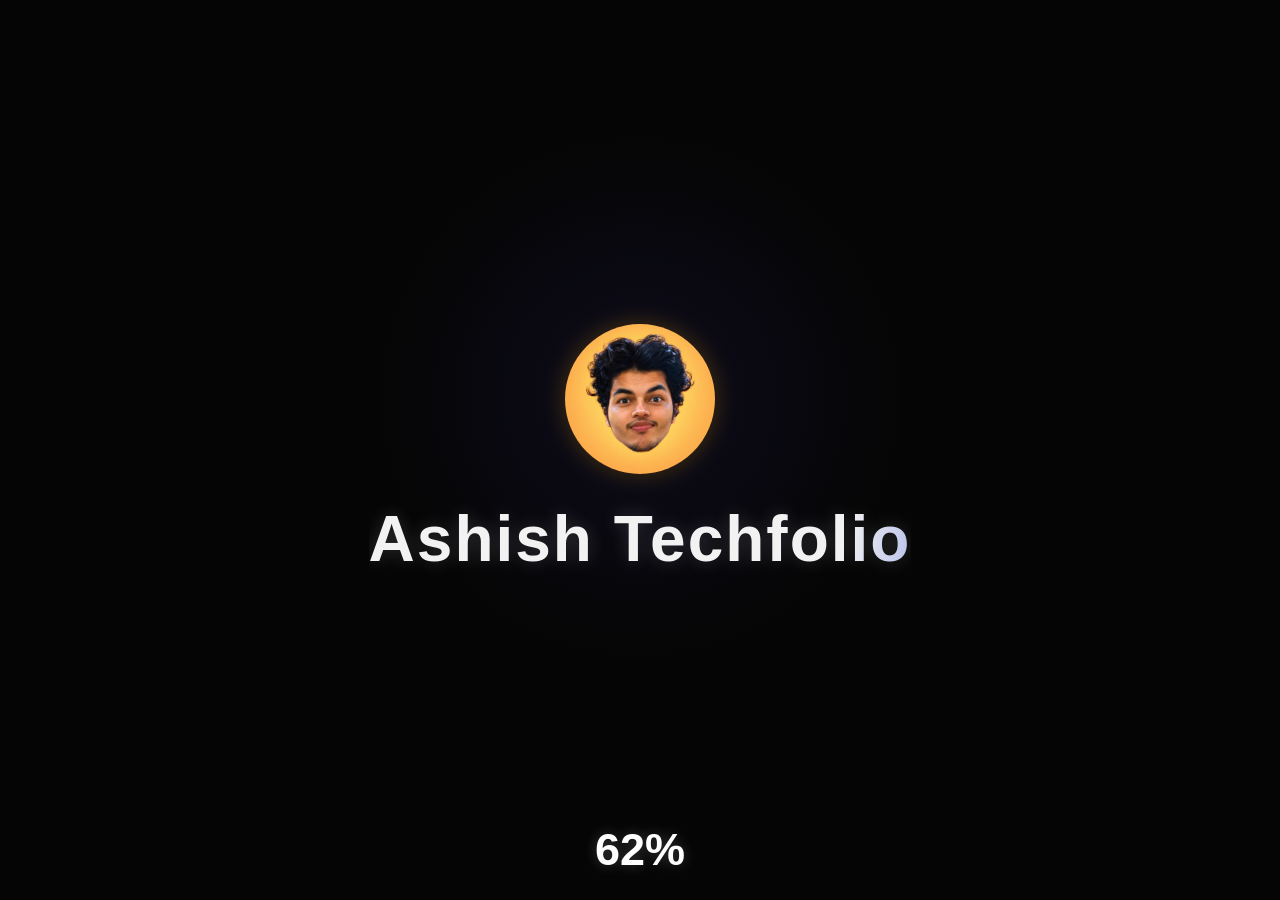
<file: index.html>
<!DOCTYPE html>
<html lang="en">
<head>
  
<!-- Google Analytics -->
<script async src="https://www.googletagmanager.com/gtag/js?id=G-49JTCM86QC"></script>
<script>
  window.dataLayer = window.dataLayer || [];
  function gtag(){dataLayer.push(arguments);}
  gtag('js', new Date());
  gtag('config', 'G-49JTCM86QC');
</script>

<!-- Microsoft Clarity -->
<script type="text/javascript">
    (function(c,l,a,r,i,t,y){
        c[a]=c[a]||function(){(c[a].q=c[a].q||[]).push(arguments)};
        t=l.createElement(r);t.async=1;t.src="https://www.clarity.ms/tag/"+i;
        y=l.getElementsByTagName(r)[0];y.parentNode.insertBefore(t,y);
    })(window, document, "clarity", "script", "yxjlqfppwr");
</script>

  <meta name="google-site-verification" content="5tQxXmj8-iUoYq570XuHaSO9uBV1aOOhKJBw5Vr2MJs" />
  <meta charset="UTF-8" />
  <meta name="viewport" content="width=device-width, initial-scale=1.0" />
  <title>Ashish Techfolio</title>
  <!-- Your CSS -->
  <link rel="stylesheet" href="style.css" />

  <link rel="stylesheet" href="https://cdnjs.cloudflare.com/ajax/libs/font-awesome/6.5.1/css/all.min.css">

</head>
<body>
  <div id="loader">
  <img
  src="assets/ashish_image.jpg"
  alt="Ashish Kumar"
  class="loader-photo"
/>

  <div class="loader-content">
    <h1>Ashish Techfolio</h1>
  </div>

  <div class="loader-percentage">
    <span id="percentage">0</span>%
  </div>
</div>


  <main id="homepage">

  <header class="navbar">
    <div class="logo">AK</div>

    <div class="nav-actions">
  
  <button class="theme-btn" id="themeToggle">☾</button>

  <button class="menu-btn" id="menuToggle">☰</button>
  
</div>
  </header>
  <nav class="mobile-menu" id="mobileMenu">
     <button class="close-menu-btn" id="closeMenu">×</button>

  <a href="#">Home</a>
  <a href="#experience">Experience</a>
  <a href="#projects">Projects</a>
  <a href="#research">Research</a>
  <a href="#skills">Skills</a>
  <a href="#contact">Contact</a>
</nav>

  <section class="hero fade-up">
    <!-- GLASS ORBS BACKGROUND -->
<div class="hero-visuals" aria-hidden="true">
  <div class="hero-glow hero-glow-one"></div>
  <div class="hero-glow hero-glow-two"></div>

  <div class="glass-orb orb-large" data-depth="28"></div>
  <div class="glass-orb orb-medium" data-depth="20"></div>
  <div class="glass-orb orb-small" data-depth="34"></div>

  <div class="hero-noise"></div>
</div>
    <div class="hero-line"></div>

    <p class="hero-tag">PRODUCT  • BACKEND  • GENERATIVE AI • UI/UX </p>

    <h1>Ashish Kumar</h1>

    <p class="hero-description">
      I enjoy brainstorming ideas .  Give me a problem. I'll understand it, design a solution, build it, test it, and ship it.
    </p>
   
   
   

    <div class="hero-buttons">
      <a href="#experience" class="btn primary-btn">EXPERIENCE</a>
      <a href="#projects" class="btn primary-btn">VIEW WORK</a>
      <a href="#contact" class="btn">CONTACT</a>
      <a href="#skills" class ="btn">SKILLS</a>
      <a href="#research" class="btn">RESEARCH</a>
      <a href="assets/resume.pdf" target="_blank" class="btn">
  RESUME ↗
</a>
    </div>
  </section>
<!-- EXPERIENCE SECTION -->

<!-- EXPERIENCE SECTION -->
<section class="experience-section" id="experience">
  <div class="section-heading">
    <p>CAREER JOURNEY</p>
    <h2>Experience</h2>
  </div>

  <div class="experience-grid">

    <!-- AMDOCS -->
    <div class="experience-card">
      <img
        src="assets/amdocs_logo.jfif"
        alt="Amdocs Logo"
        class="company-logo"
      >
      <div>
        <h3>Amdocs</h3>
        <p class="role">Permit Coordinator</p>
        <p class="duration">November 2026 – Present</p>
        <p class="experience-tags">
          Permit Coordination • Project Tracking •
          Stakeholder Collaboration
        </p>
      </div>
    </div>

    <!-- PAYTM -->
    <div class="experience-card">
      <img
        src="assets/paytm_logo.jfif"
        alt="Paytm Logo"
        class="company-logo"
      >
      <div>
        <h3>Paytm</h3>
        <p class="role">Product Analyst</p>
        <p class="duration">May 2026 – October 2026</p>
        <p class="experience-tags">
          Product Analysis • Requirement Management •
          Stakeholder Collaboration • UI/UX
        </p>
      </div>
    </div>

    <!-- VELOCIS -->
    <div class="experience-card">
      <img
        src="assets/velocis_systems_logo.jfif"
        alt="Velocis Logo"
        class="company-logo"
      >
      <div>
        <h3>Velocis</h3>
        <p class="role">
          Python Apprentice / Research & Development
        </p>
        <p class="duration">
          January 2026 – May 2026
        </p>
        <p class="experience-tags">
          Backend Engineering • Automation • Generative AI
        </p>
      </div>
    </div>

  </div>
</section>




<!-- PROJECTS SECTION -->
<section class="projects-section" id="projects">
  <div class="section-heading">
    <p>SELECTED WORK</p>
    <h2>Projects Built</h2>
  </div>

  <div class="projects-grid" id="projectsGrid">
    <!-- Projects will come here from GitHub API -->
  </div>

</section>

<!-- RESEARCH SECTION -->
<section class="projects-section research-section" id="research">

  <div class="section-heading research-heading-row">

  <div>
    <p>RESEARCH & INSIGHTS</p>
    <h2>Latest Research</h2>
  </div>

  <a href="research.html" class="btn research-view-all">
    VIEW ALL RESEARCH →
  </a>

</div>
  
  <div class="projects-grid">

    <div class="project-card">
      <p class="project-type">CRYPTO RESEARCH</p>

      <h3>Why Only 0.198% of Tokens Make It?</h3>

      <p>
        An investigation into token launches, success rates,
        and what actually separates the tiny percentage that survive.
      </p>

      <div class="project-tech">
        <span class="tech-pill">Crypto</span>
        <span class="tech-pill">Data</span>
        <span class="tech-pill">Research</span>
      </div>

      
     <a href="https://x.com/eyetil1/status/2088619816446033967?s=20"
   target="_blank"
   rel="noopener noreferrer"
   class="btn">
  READ ON X ↗
</a>

     
     
    </div>
<div class="project-card">
  <p class="project-type">CRYPTO SECURITY</p>

  <h3>
    How ~$130M in Bitcoin Was Drained From Coldcard Wallets
  </h3>

  <p>
    A breakdown of the Coldcard wallet attacks, where attackers did not
    need physical access to the devices and the issue remained under active investigation.
  </p>

  <div class="project-tech">
    <span class="tech-pill">Bitcoin</span>
    <span class="tech-pill">Security</span>
    <span class="tech-pill">Coldcard</span>
  </div>

  <a href="https://x.com/eyetil1/status/2088662082132811990?s=20"
     target="_blank"
     rel="noopener noreferrer"
     class="btn">
    READ ON X ↗
  </a>
</div>
<!-- RESEARCH 003 -->
<div class="project-card">

  <p class="project-type">
    2026 US MIDTERM ELECTION • PREDICTION MARKET
  </p>

  <h3>
    2026 US Midterm Election Prediction: Why Republican House Odds Could Rise From 13% to 30–40%
  </h3>

  <p>
    A contrarian Polymarket analysis of the 2026 U.S. House midterm elections,
    examining Republican vs Democratic control odds, Trump and GOP catalysts,
    polling, redistricting, battleground House races, and why Republican odds
    could reprice significantly before Election Day on November 3.
  </p>

  <div class="project-tech">
    <span class="tech-pill">2026 Midterms</span>
    <span class="tech-pill">US House</span>
    <span class="tech-pill">Polymarket</span>
    <span class="tech-pill">Republicans</span>
    <span class="tech-pill">Trump</span>
    <span class="tech-pill">Election Prediction</span>
  </div>

  <a href="https://x.com/eyetil1/status/2089013806383190369?s=20"
     target="_blank"
     rel="noopener noreferrer"
     class="btn">
    READ FULL PREDICTION ON X ↗
  </a>

</div>
  </div>
  

</section>
<!-- SKILLS SECTION -->
<section class="skills-section" id="skills">
  <div class="section-heading">
    <p>TECH STACK</p>
    <h2>Skills</h2>
  </div>

  <div class="skills-grid">

    <div class="skill-card">
      <h3>Backend</h3>
      <p>Python, FastAPI, Flask</p>
    </div>

    <div class="skill-card">
      <h3>Database</h3>
      <p>PostgreSQL, SQLite</p>
    </div>

    <div class="skill-card">
      <h3>Frontend</h3>
      <p>HTML, CSS, JavaScript</p>
    </div>

    <div class="skill-card">
      <h3>Tools</h3>
      <p>Git, Postman, VS Code</p>
    </div>

    <div class="skill-card">
      <h3>Generative AI</h3>
      <p>
        NLP, LLMs, RAG, Embeddings, Vector Databases,
        Chunking, Hugging Face
      </p>
      
    </div>
    <div class="skill-card">
  <h3>Product</h3>
  <p>
    UI/UX Design, Jira, Confluence, Product Analysis,
    Requirement Management, Stakeholder Collaboration,
    Reporting & Tracking
  </p>
</div>

  </div>
</section>

<!-- CONTACT SECTION -->
<section class="contact-section" id="contact">
  <div class="section-heading">
    <p>GET IN TOUCH</p>
    <h2>Contact</h2>
  </div>

  <div class="contact-grid">

    <a href="mailto:ashishkumar02361@gmail.com" class="contact-card">
      <h3>Email</h3>
      <p>ashishkumar02361@gmail.com</p>
    </a>

    <a href="https://github.com/ashishkumar246" target="_blank" class="contact-card">
      <h3>GitHub</h3>
      <p>github.com/ashishkumar246</p>
    </a>

    <a href="https://www.linkedin.com/in/ashishkumar200/" target="_blank" class="contact-card">
      <h3>LinkedIn</h3>
      <p>https://www.linkedin.com/in/ashishkumar200/</p>
    </a>

    <a href="https://x.com/eyetil1" target="_blank" class="contact-card">
      <h3>X </h3>
      <p>https://x.com/eyetil1</p>
    </a>


  </div>
</section>
<footer class="footer">
  <p>© <span id="year"></span> Ashish Kumar. All rights reserved.</p>
  
  <div class="footer-links">
    <a href="https://github.com/ashishkumar246" target="_blank">GitHub</a>
    <a href="https://www.linkedin.com/in/ashishkumar200/" target="_blank">LinkedIn</a>
  </div>
</footer>

</main>
<button
  class="floating-menu-btn"
  id="floatingMenuBtn"
  aria-label="Open navigation menu"
>
  ☰
</button>
<div class="menu-overlay" id="menuOverlay"></div>
<script src="script.js"></script>
</body>
</html>
</file>
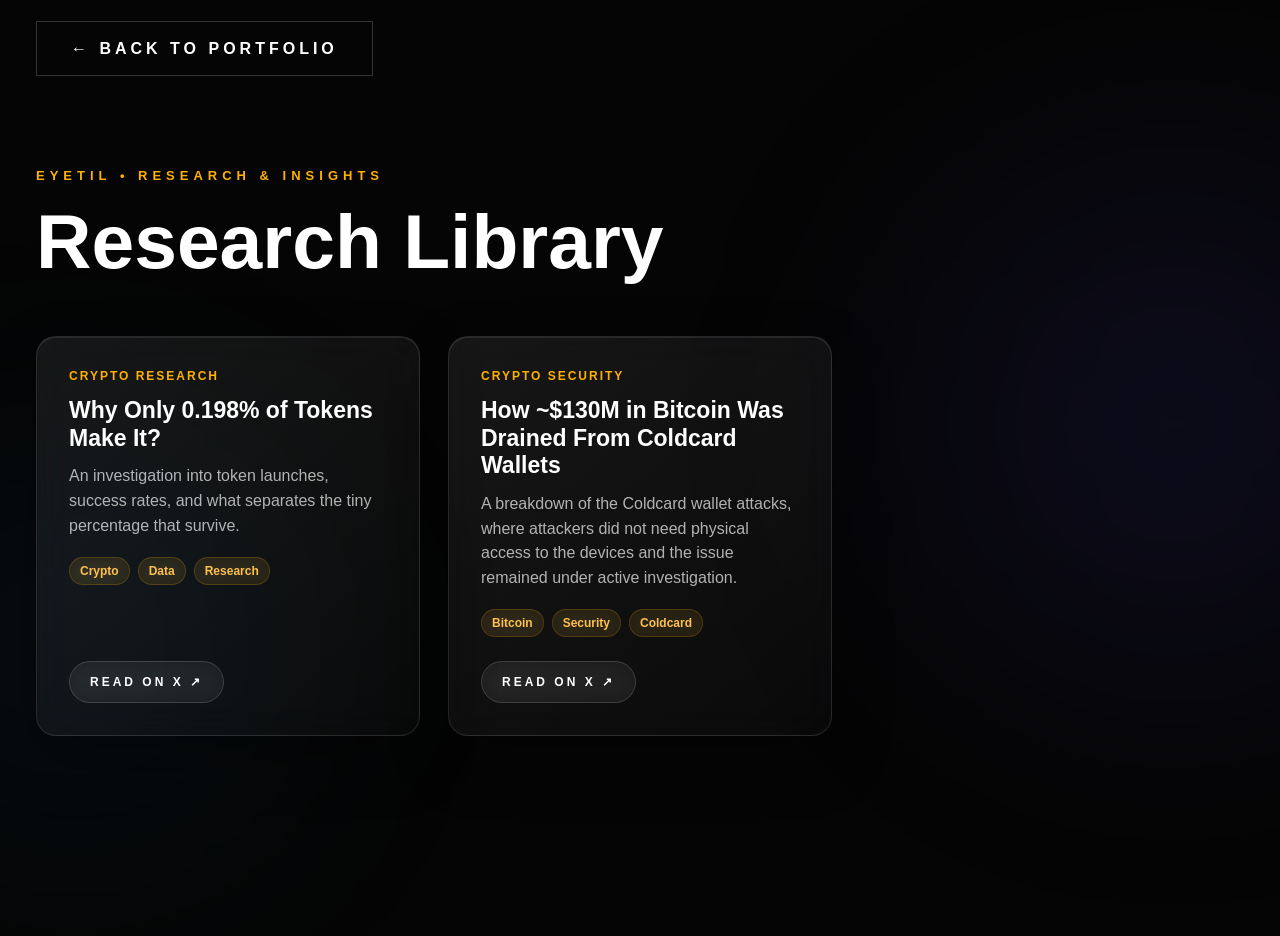
<file: research.html>
<!DOCTYPE html>
<html lang="en">

<head>
  
<!DOCTYPE html>
<html lang="en">
<head>
  <!-- Google Analytics -->
  <script async src="https://www.googletagmanager.com/gtag/js?id=G-49JTCM86QC"></script>
  <script>
    window.dataLayer = window.dataLayer || [];
    function gtag(){dataLayer.push(arguments);}
    gtag('js', new Date());
    gtag('config', 'G-49JTCM86QC');
  </script>

  <!-- Your existing Google verification and meta tags remain below -->

  <meta charset="UTF-8">
  <meta name="viewport" content="width=device-width, initial-scale=1.0">

  <title>Research & Insights | Ashish Techfolio</title>
  <meta name="description"
      content="Eyetil Research & Insights — independent analysis and breakdowns on cryptocurrency, Bitcoin security, AI and technology by Ashish Kumar.">

<link rel="canonical"
      href="https://ashish-techfolio.vercel.app/research.html">

  <link rel="stylesheet" href="style.css">
</head>

<body>
    

<main class="research-page">

  <a href="index.html#research" class="btn">
    ← BACK TO PORTFOLIO
  </a>

  <section class="projects-section">

    <div class="section-heading">
      <p>EYETIL • RESEARCH & INSIGHTS</p>
      <h2>Research Library</h2>
    </div>

    <div class="projects-grid">

      <!-- RESEARCH 001 -->
      <div class="project-card">
        <p class="project-type">CRYPTO RESEARCH</p>

        <h3>Why Only 0.198% of Tokens Make It?</h3>

        <p>
          An investigation into token launches, success rates,
          and what separates the tiny percentage that survive.
        </p>

        <div class="project-tech">
          <span class="tech-pill">Crypto</span>
          <span class="tech-pill">Data</span>
          <span class="tech-pill">Research</span>
        </div>

        <a href="https://x.com/eyetil1/status/2088619816446033967?s=20"
           target="_blank"
           rel="noopener noreferrer"
           class="btn">
          READ ON X ↗
        </a>
      </div>


      <!-- RESEARCH 002 -->
      <div class="project-card">
        <p class="project-type">CRYPTO SECURITY</p>

        <h3>How ~$130M in Bitcoin Was Drained From Coldcard Wallets</h3>

        <p>
          A breakdown of the Coldcard wallet attacks, where attackers did
          not need physical access to the devices and the issue remained under active investigation.
        </p>

        <div class="project-tech">
          <span class="tech-pill">Bitcoin</span>
          <span class="tech-pill">Security</span>
          <span class="tech-pill">Coldcard</span>
        </div>

        <a href="https://x.com/eyetil1/status/2088662082132811990?s=20"
           target="_blank"
           rel="noopener noreferrer"
           class="btn">
          READ ON X ↗
        </a>
      </div>

    </div>

  </section>

</main>

</body>
</file>
<file: style.css>
* {
  margin: 0;
  padding: 0;
  box-sizing: border-box;
}
html {
  scroll-behavior: smooth;
}
body {
  font-family: Arial, sans-serif;
  background: #050505;
  color: white;
}

#loader {
  height: 100vh;
  width: 100%;
  background: #050505;
  display: flex;
  flex-direction: column;
  justify-content: center;
  align-items: center;
  gap: 28px;
}
#loader h1 {
  font-size: 64px;
  font-weight: 700;
  letter-spacing: 2px;
  opacity: 0.95;
  text-shadow: 0 0 18px rgba(255, 255, 255, 0.18);
}

.loader-stats {
  text-align: center;
  font-size: 14px;
  color: #7a7a7a;
  line-height: 1.6;
  opacity: 0.7;
}

.loader-percentage {
  position: absolute;
  bottom: 40px;
  font-size: 45px;
  font-weight: 600;
  color: #ffffff;
  text-shadow: 0 0 14px rgba(255, 255, 255, 0.22);
}

#homepage {
  display: none;
  min-height: 100vh;
  padding: 40px;
}
#loader {
  transition: opacity 0.5s ease;
}

.fade-out {
  opacity: 0;
}
@media (max-width: 768px) {
  #loader h1 {
    font-size: 42px;
    text-align: center;
  }

  .loader-stats {
    font-size: 13px;
  }

  .loader-percentage {
    font-size: 26px;
    bottom: 30px;
  }
}

@media (max-width: 480px) {
  #loader h1 {
    font-size: 34px;
  }

  #loader {
    padding: 0 20px;
  }
}
#homepage {
  display: none;
  min-height: 100vh;
  background: #050505;
  color: white;
  padding: 24px 36px;
}

.navbar {
  display: flex;
  justify-content: space-between;
  align-items: center;
}

.logo {
  color: #ffb000;
  font-size: 28px;
  font-weight: 800;
}

.nav-actions {
  display: flex;
  gap: 18px;
}

.theme-btn,
.menu-btn {
  background: transparent;
  color: white;
  border: 1px solid #333;
  padding: 10px 14px;
  font-size: 22px;
  cursor: pointer;
}

.hero {
  margin-top: 230px;
  max-width: 850px;
}

.hero-line {
  width: 110px;
  height: 4px;
  background: #ffb000;
  margin-bottom: 36px;
}

.hero-tag {
  font-size: 15px;
  letter-spacing: 4px;
  font-weight: 700;
  margin-bottom: 28px;
  max-width: 760px;
  line-height: 1.5;
}

.hero h1 {
  font-size: 88px;
  font-weight: 800;
  margin-bottom: 28px;
}

.hero-subtitle,
.hero-description {
  font-size: 24px;
  line-height: 1.5;
}

.hero-buttons {
  margin-top: 48px;
  display: flex;
  gap: 22px;
}

.btn {
  text-decoration: none;
  color: white;
  border: 1px solid #333;
  padding: 18px 34px;
  letter-spacing: 4px;
  font-weight: 700;
}

.primary-btn {
  color: white;
  border-color: #333;
}
.fade-up {
  opacity: 0;
  transform: translateY(30px);
  transition: all 0.8s ease;
}

.fade-up.show {
  opacity: 1;
  transform: translateY(0);
}
.visitor-badge {
  border: 1px solid #333;
  padding: 12px 16px;
  font-size: 13px;
  color: #cfcfcf;
  letter-spacing: 1px;
}


.primary-btn:hover {
  box-shadow: 0 0 18px rgba(255, 176, 0, 0.5);
}
@media (max-width: 768px) {
  #homepage {
    padding: 22px;
  }

  .nav-actions {
    gap: 10px;
  }

  .visitor-badge {
    font-size: 11px;
    padding: 10px 12px;
  }

  .hero {
    margin-top: 150px;
  }

  .hero-tag {
    font-size: 12px;
    letter-spacing: 5px;
  }

  .hero h1 {
    font-size: 54px;
  }

  .hero-subtitle,
  .hero-description {
    font-size: 18px;
  }

  .hero-buttons {
    flex-direction: column;
    width: 100%;
  }

  .btn {
    text-align: center;
  }
}

@media (max-width: 480px) {
  .hero h1 {
    font-size: 42px;
  }

  .visitor-badge {
    display: none;
  }
}
@media (max-width: 480px) {
  .hero {
    margin-top: 110px;
  }

  .hero-line {
    width: 90px;
    margin-bottom: 28px;
  }

  .hero-tag {
    font-size: 10px;
    letter-spacing: 4px;
    margin-bottom: 26px;
  }

  .hero h1 {
    font-size: 40px;
    margin-bottom: 22px;
  }

  .hero-subtitle,
  .hero-description {
    font-size: 16px;
  }

  .hero-buttons {
    margin-top: 36px;
    gap: 14px;
  }

  .btn {
    padding: 16px 24px;
    font-size: 13px;
  }
}
body.light-mode {
  background: #f5f5f5;
  color: #050505;
}

body.light-mode #homepage {
  background: #f5f5f5;
  color: #050505;
}

body.light-mode .theme-btn,
body.light-mode .menu-btn,
body.light-mode .visitor-badge,
body.light-mode .btn {
  color: #050505;
  border-color: #cfcfcf;
}

body.light-mode .hero-description,
body.light-mode .hero-subtitle {
  color: #111;
}

.mobile-menu {
  position: fixed;
  top: 0;
  right: -220px;
  width: 200px;
  height: 100vh;
  background: #080808;
  border-left: 1px solid #333;
  padding: 120px 28px;
  display: flex;
  flex-direction: column;
  gap: 22px;
  transition: right 0.4s ease;
  z-index: 20;
}


.mobile-menu.show-menu {
  right: 0;
}

.mobile-menu a {
  color: white;
  text-decoration: none;
  letter-spacing: 2px;
  font-size: 14px;
}

.mobile-menu.show-menu {
  display: flex;
}

body.light-mode .mobile-menu {
  background: #ffffff;
}

body.light-mode .mobile-menu a {
  color: #050505;
}


.menu-overlay {
  position: fixed;
  top: 0;
  left: 0;
  width: 100%;
  height: 100vh;
  background: rgba(0, 0, 0, 0.6);
  display: none;
  z-index: 15;
}

.menu-overlay.show-overlay {
  display: block;
}
.projects-section {
  margin-top: 180px;
  padding-bottom: 100px;
}

.section-heading p {
  color: #ffb000;
  letter-spacing: 5px;
  font-weight: 700;
  font-size: 13px;
}

.section-heading h2 {
  font-size: 48px;
  margin-top: 14px;
  margin-bottom: 50px;
}

.projects-grid {
  display: grid;
  grid-template-columns: repeat(3, 1fr);
  gap: 28px;
}

.projects-status {
  grid-column: 1 / -1;
  color: #cfcfcf;
  font-size: 18px;
  line-height: 1.6;
}

.project-card {
  display: flex;
  min-height: 300px;
  flex-direction: column;
  align-items: flex-start;
  border: 1px solid rgba(255, 176, 0, 0.18);
  border-radius: 14px;
  padding: 32px;
  background: linear-gradient(145deg, #111111, #070707);
  box-shadow: 0 18px 45px rgba(0, 0, 0, 0.35);
  transition: 0.3s ease;
}

.project-card:hover {
  transform: translateY(-10px);
  border-color: #ffb000;
  box-shadow: 0 0 28px rgba(255, 176, 0, 0.18);
}

.project-type {
  color: #ffb000;
  font-size: 12px;
  font-weight: 700;
  letter-spacing: 2px;
  margin-bottom: 14px;
  text-transform: uppercase;
}

.project-card h3 {
  color: #ffffff;
  font-size: 22px;
  line-height: 1.2;
  margin-bottom: 12px;
}

.project-card p:not(.project-type) {
  color: #cfcfcf;
  line-height: 1.55;
  margin-bottom: 18px;
}

.project-tech {
  display: flex;
  flex-wrap: wrap;
  gap: 8px;
  margin-bottom: 24px;
}

.tech-pill {
  display: inline-block;
  padding: 6px 10px;
  border-radius: 999px;
  background: rgba(255, 176, 0, 0.12);
  color: #ffb000;
  font-size: 12px;
  font-weight: 700;
}

.project-card .btn {
  margin-top: auto;
  padding: 13px 20px;
  font-size: 12px;
  letter-spacing: 3px;
}
.skills-section {
  margin-top: 180px;
  padding-bottom: 100px;
}

.skills-grid {
  display: grid;
  grid-template-columns: repeat(4, 1fr);
  gap: 28px;
}

.skill-card {
  border: 1px solid #333;
  padding: 32px;
  background: #080808;
  transition: 0.3s ease;
}

.skill-card:hover {
  transform: translateY(-8px);
  border-color: #ffb000;
}

.skill-card h3 {
  font-size: 22px;
  margin-bottom: 14px;
}

.skill-card p {
  color: #cfcfcf;
  line-height: 1.6;
}
@media (max-width: 768px) {
  .projects-grid,
  .skills-grid {
    grid-template-columns: 1fr;
  }

  .project-card,
  .skill-card {
    padding: 28px;
  }

  .section-heading h2 {
    font-size: 42px;
  }
}

@media (max-width: 480px) {
  .projects-section,
  .skills-section {
    margin-top: 120px;
  }

  .project-card h3,
  .skill-card h3 {
    font-size: 24px;
  }

  .project-card p,
  .skill-card p {
    font-size: 16px;
  }
}

.contact-section {
  margin-top: 180px;
  padding-bottom: 120px;
}

.contact-grid {
  display: grid;
  grid-template-columns: repeat(3, 1fr);
  gap: 28px;
}

.contact-card {
  border: 1px solid #333;
  padding: 28px;
  text-decoration: none;
  color: white;
  background: #080808;
  transition: 0.3s ease;
}

.contact-card:hover {
  transform: translateY(-6px);
  border-color: #ffb000;
}

.contact-card h3 {
  margin-bottom: 10px;
  font-size: 20px;
}

.contact-card p {
  color: #cfcfcf;
  font-size: 14px;
}

@media (max-width: 768px) {
  .contact-grid {
    grid-template-columns: 1fr;
  }
}

.contact-card i {
  color: #ffb000;
  margin-right: 10px;
}

.btn:hover {
  color: #ffb000;
  border-color: #ffb000;
  box-shadow: 0 0 18px rgba(255, 176, 0, 0.4);
}
.footer {
  text-align: center;
  padding: 40px 20px;
  border-top: 1px solid #333;
  margin-top: 120px;
}

.footer p {
  font-size: 14px;
  color: #aaa;
  margin-bottom: 12px;
}

.footer-links {
  display: flex;
  justify-content: center;
  gap: 20px;
}

.footer-links a {
  color: #cfcfcf;
  text-decoration: none;
  font-size: 14px;
  transition: 0.3s;
}

.footer-links a:hover {
  color: #ffb000;
}
.hero-open {
  margin-top: 8px;
  opacity: 0.8;
}

/* LIGHT MODE CARD FIXES */

body.light-mode .project-card,
body.light-mode .skill-card,
body.light-mode .contact-card {
  background: #ffffff;
  color: #050505;
  border: 1px solid #d0d0d0;
}

body.light-mode .project-card h3,
body.light-mode .skill-card h3,
body.light-mode .contact-card h3 {
  color: #050505;
}

body.light-mode .project-card p,
body.light-mode .skill-card p,
body.light-mode .contact-card p,
body.light-mode .project-card span {
  color: #333;
}

body.light-mode .project-type,
body.light-mode .tech-pill {
  color: #b87800;
}

body.light-mode .tech-pill {
  background: rgba(255, 176, 0, 0.16);
}

body.light-mode .project-card:hover,
body.light-mode .skill-card:hover,
body.light-mode .contact-card:hover {
  border-color: #ffb000;
}
.close-menu-btn {
  position: absolute;
  top: 24px;
  left: 24px;
  background: transparent;
  border: none;
  color: white;
  font-size: 34px;
  cursor: pointer;
}

body.light-mode .close-menu-btn {
  color: #050505;
}
.experience-section {
  margin-top: 260px;
  padding-bottom: 100px;
}

.experience-grid {
  display: grid;
  grid-template-columns: repeat(2, 1fr);
  gap: 28px;
}

.experience-card {
  display: flex;
  align-items: center;
  gap: 24px;
  border: 1px solid #333;
  padding: 32px;
  background: #080808;
}

.company-logo {
  width: 78px;
  height: 78px;
  object-fit: contain;
  border-radius: 12px;
  background: white;
  padding: 8px;
}

.experience-card h3 {
  font-size: 24px;
  margin-bottom: 8px;
}

.experience-card .role {
  color: #ffffff;
  font-size: 17px;
  margin-bottom: 6px;
}

.experience-card .duration {
  color: #cfcfcf;
  font-size: 14px;
}

@media (max-width: 768px) {
  .experience-grid {
    grid-template-columns: 1fr;
  }
}
body.light-mode .experience-card {
  background: #ffffff;
  border: 1px solid #d0d0d0;
  border-radius: 14px;
}
body.light-mode .experience-card,
body.light-mode .experience-card h3,
body.light-mode .experience-card .role {
  color: #050505;
}

body.light-mode .experience-card .duration {
  color: #555;
}
/* ==================================================
   PHASE 1: GLASS ORBS HERO BACKGROUND
================================================== */

.hero {
  position: relative;
  isolation: isolate;
  max-width: none;
  min-height: 720px;
  padding-top: 20px;
}

/* Keep all existing hero content above the animation */
.hero > *:not(.hero-visuals) {
  position: relative;
  z-index: 3;
  max-width: 850px;
}

.hero-visuals {
  position: absolute;
  z-index: 0;
  inset: -150px -36px -80px;
  overflow: hidden;
  pointer-events: none;
  border-radius: 30px;
  background:
    radial-gradient(
      circle at 75% 30%,
      rgba(64, 80, 190, 0.14),
      transparent 36%
    ),
    radial-gradient(
      circle at 22% 72%,
      rgba(135, 55, 170, 0.11),
      transparent 36%
    ),
    linear-gradient(145deg, #050505, #050712 55%, #050505);
}

/* Soft coloured lighting behind the orbs */
.hero-glow {
  position: absolute;
  width: 430px;
  height: 430px;
  border-radius: 50%;
  filter: blur(95px);
  opacity: 0.24;
  will-change: transform;
}

.hero-glow-one {
  top: -100px;
  right: 4%;
  background: #5541d8;
  animation: heroGlowOne 14s ease-in-out infinite alternate;
}

.hero-glow-two {
  left: 12%;
  bottom: -170px;
  background: #146aa4;
  animation: heroGlowTwo 17s ease-in-out infinite alternate;
}

/* Main liquid-glass orb style */
.glass-orb {
  position: absolute;
  border-radius: 50%;
  border: 1px solid rgba(255, 255, 255, 0.23);

  background:
    radial-gradient(
      circle at 28% 23%,
      rgba(255, 255, 255, 0.68),
      transparent 9%
    ),
    radial-gradient(
      circle at 67% 70%,
      rgba(55, 112, 255, 0.28),
      transparent 38%
    ),
    radial-gradient(
      circle at 30% 76%,
      rgba(183, 75, 208, 0.15),
      transparent 38%
    ),
    rgba(255, 255, 255, 0.035);

  backdrop-filter: blur(12px) saturate(135%);
  -webkit-backdrop-filter: blur(12px) saturate(135%);

  box-shadow:
    inset 16px 12px 28px rgba(255, 255, 255, 0.10),
    inset -25px -28px 45px rgba(7, 15, 55, 0.45),
    0 30px 80px rgba(0, 0, 0, 0.42);

  will-change: transform;
  transition: margin 0.2s ease-out;
}

/* Large orb — kept behind and away from the text */
.orb-large {
  width: 245px;
  height: 245px;
  right: 8%;
  top: 17%;
  animation: orbFloatLarge 10s ease-in-out infinite;
}

/* Medium orb */
.orb-medium {
  width: 135px;
  height: 135px;
  right: 30%;
  bottom: 10%;
  opacity: 0.82;
  animation: orbFloatMedium 12s ease-in-out infinite;
}

/* Small orb */
.orb-small {
  width: 72px;
  height: 72px;
  left: 8%;
  bottom: 17%;
  opacity: 0.7;
  animation: orbFloatSmall 9s ease-in-out infinite;
}

/* Very subtle grain texture */
.hero-noise {
  position: absolute;
  inset: 0;
  opacity: 0.055;
  background-image:
    radial-gradient(rgba(255, 255, 255, 0.75) 0.7px, transparent 0.8px);
  background-size: 4px 4px;
  animation: noiseShift 8s steps(8) infinite;
}

/* Keep navbar slightly glass-like */
.navbar {
  position: relative;
  z-index: 10;
  padding: 13px 16px;
  border: 1px solid rgba(255, 255, 255, 0.09);
  border-radius: 16px;
  background: rgba(8, 8, 12, 0.55);
  backdrop-filter: blur(16px);
  -webkit-backdrop-filter: blur(16px);
}

/* Small upgrade to your existing buttons */
.hero .btn {
  background: rgba(255, 255, 255, 0.035);
  backdrop-filter: blur(10px);
  -webkit-backdrop-filter: blur(10px);
  transition:
    transform 0.25s ease,
    border-color 0.25s ease,
    box-shadow 0.25s ease,
    background 0.25s ease;
}

.hero .btn:hover {
  transform: translateY(-3px);
  background: rgba(255, 176, 0, 0.07);
}

/* Automatic movement */
@keyframes orbFloatLarge {
  0%,
  100% {
    transform: translate3d(0, 0, 0) rotate(0deg);
  }

  50% {
    transform: translate3d(-18px, 24px, 0) rotate(7deg);
  }
}

@keyframes orbFloatMedium {
  0%,
  100% {
    transform: translate3d(0, 0, 0);
  }

  50% {
    transform: translate3d(20px, -20px, 0);
  }
}

@keyframes orbFloatSmall {
  0%,
  100% {
    transform: translate3d(0, 0, 0);
  }

  50% {
    transform: translate3d(13px, 18px, 0);
  }
}

@keyframes heroGlowOne {
  to {
    transform: translate(-80px, 65px) scale(1.12);
  }
}

@keyframes heroGlowTwo {
  to {
    transform: translate(90px, -45px) scale(1.08);
  }
}

@keyframes noiseShift {
  0% {
    transform: translate(0, 0);
  }

  25% {
    transform: translate(-2px, 1px);
  }

  50% {
    transform: translate(2px, -1px);
  }

  75% {
    transform: translate(-1px, -2px);
  }

  100% {
    transform: translate(0, 0);
  }
}

/* Light-mode compatibility */
body.light-mode .hero-visuals {
  background:
    radial-gradient(
      circle at 75% 30%,
      rgba(91, 84, 200, 0.15),
      transparent 38%
    ),
    radial-gradient(
      circle at 20% 75%,
      rgba(40, 135, 185, 0.11),
      transparent 38%
    ),
    linear-gradient(145deg, #f6f7fb, #e9edf7);
}

body.light-mode .glass-orb {
  border-color: rgba(255, 255, 255, 0.8);
  background:
    radial-gradient(
      circle at 28% 23%,
      rgba(255, 255, 255, 0.95),
      transparent 10%
    ),
    radial-gradient(
      circle at 67% 70%,
      rgba(71, 109, 210, 0.22),
      transparent 40%
    ),
    rgba(255, 255, 255, 0.28);

  box-shadow:
    inset 14px 10px 24px rgba(255, 255, 255, 0.65),
    inset -20px -24px 38px rgba(82, 102, 160, 0.18),
    0 24px 60px rgba(50, 60, 90, 0.16);
}

body.light-mode .navbar {
  border-color: rgba(0, 0, 0, 0.09);
  background: rgba(255, 255, 255, 0.62);
}

/* Mobile positioning */
@media (max-width: 768px) {
  .hero {
    min-height: auto;
  }

  .hero-visuals {
    inset: -100px -22px -60px;
  }

  .orb-large {
    width: 180px;
    height: 180px;
    right: -35px;
    top: 13%;
    opacity: 0.72;
  }

  .orb-medium {
    width: 105px;
    height: 105px;
    right: 7%;
    bottom: 10%;
  }

  .orb-small {
    width: 58px;
    height: 58px;
    left: 4%;
    bottom: 28%;
  }
}

@media (max-width: 480px) {
  .hero {
    min-height: auto;
  }

  .hero-visuals {
    border-radius: 20px;
  }

  .orb-large {
    width: 150px;
    height: 150px;
    top: 15%;
    right: -45px;
    opacity: 0.62;
  }

  .orb-medium {
    width: 88px;
    height: 88px;
    right: 8%;
    bottom: 8%;
  }

  .orb-small {
    width: 48px;
    height: 48px;
    left: 3%;
    bottom: 30%;
  }
}

/* Accessibility and performance */
@media (prefers-reduced-motion: reduce) {
  .glass-orb,
  .hero-glow,
  .hero-noise {
    animation: none !important;
  }
}
/* ==================================================
   PHASE 2: EXPERIENCE SECTION — GLASS STYLE
================================================== */

.experience-section {
  position: relative;
  margin-top: 180px;
  padding: 90px 0 110px;
  isolation: isolate;
}

/* Soft transition from hero into Experience */
.experience-section::before {
  content: "";
  position: absolute;
  z-index: -1;
  width: 520px;
  height: 520px;
  top: -160px;
  left: -180px;
  border-radius: 50%;
  background: rgba(82, 57, 190, 0.13);
  filter: blur(120px);
  pointer-events: none;
}

.experience-section::after {
  content: "";
  position: absolute;
  z-index: -1;
  width: 420px;
  height: 420px;
  right: -140px;
  bottom: -100px;
  border-radius: 50%;
  background: rgba(31, 111, 177, 0.1);
  filter: blur(120px);
  pointer-events: none;
}

/* Experience cards */
.experience-card {
  position: relative;
  overflow: hidden;

  border: 1px solid rgba(255, 255, 255, 0.12);
  border-radius: 20px;

  background: linear-gradient(
    135deg,
    rgba(255, 255, 255, 0.075),
    rgba(255, 255, 255, 0.025)
  );

  backdrop-filter: blur(18px);
  -webkit-backdrop-filter: blur(18px);

  box-shadow:
    inset 0 1px 0 rgba(255, 255, 255, 0.1),
    0 25px 65px rgba(0, 0, 0, 0.3);

  transition:
    transform 0.3s ease,
    border-color 0.3s ease,
    box-shadow 0.3s ease;
}

/* Moving reflection */
.experience-card::before {
  content: "";
  position: absolute;
  inset: 0;

  background: linear-gradient(
    115deg,
    transparent 25%,
    rgba(255, 255, 255, 0.1) 45%,
    transparent 62%
  );

  transform: translateX(-130%);
  transition: transform 0.8s ease;
  pointer-events: none;
}

.experience-card:hover::before {
  transform: translateX(130%);
}

.experience-card:hover {
  transform: translateY(-8px);
  border-color: rgba(255, 176, 0, 0.45);

  box-shadow:
    inset 0 1px 0 rgba(255, 255, 255, 0.14),
    0 28px 70px rgba(0, 0, 0, 0.4),
    0 0 25px rgba(255, 176, 0, 0.08);
}

/* Logo glass container */
.company-logo {
  position: relative;
  z-index: 2;

  width: 78px;
  height: 78px;

  border: 1px solid rgba(255, 255, 255, 0.18);
  border-radius: 16px;

  background: rgba(255, 255, 255, 0.92);
  padding: 9px;

  box-shadow: 0 15px 35px rgba(0, 0, 0, 0.28);
}

/* Better text hierarchy */
.experience-card h3 {
  color: #ffffff;
}

.experience-card .role {
  color: #f2f2f2;
}

.experience-card .duration {
  color: rgba(255, 255, 255, 0.58);
  margin-bottom: 12px;
}

.experience-tags {
  color: rgba(255, 255, 255, 0.68);
  line-height: 1.6;
  font-size: 14px;
}

/* Light mode */
body.light-mode .experience-section::before {
  background: rgba(100, 82, 220, 0.1);
}

body.light-mode .experience-section::after {
  background: rgba(47, 135, 190, 0.08);
}

body.light-mode .experience-card {
  background: rgba(255, 255, 255, 0.65);
  border-color: rgba(0, 0, 0, 0.09);

  box-shadow:
    inset 0 1px 0 rgba(255, 255, 255, 0.8),
    0 20px 55px rgba(48, 58, 90, 0.12);
}

body.light-mode .experience-card .duration,
body.light-mode .experience-tags {
  color: #555;
}

/* Mobile */
@media (max-width: 768px) {
  .experience-section {
    margin-top: 120px;
    padding: 60px 0 80px;
  }

  .experience-card {
    padding: 26px;
  }
}

@media (max-width: 480px) {
  .experience-card {
    align-items: flex-start;
    gap: 18px;
  }

  .company-logo {
    width: 62px;
    height: 62px;
  }

  .experience-card h3 {
    font-size: 21px;
  }
}
/* ==================================================
   PHASE 3: PROJECTS SECTION — PREMIUM GLASS CARDS
================================================== */

.projects-section {
  position: relative;
  isolation: isolate;
  margin-top: 160px;
  padding: 90px 0 120px;
}

/* Soft ambient lighting */
.projects-section::before {
  content: "";
  position: absolute;
  z-index: -1;
  width: 520px;
  height: 520px;
  top: 5%;
  right: -190px;
  border-radius: 50%;
  background: rgba(77, 67, 200, 0.11);
  filter: blur(125px);
  pointer-events: none;
}

.projects-section::after {
  content: "";
  position: absolute;
  z-index: -1;
  width: 420px;
  height: 420px;
  left: -170px;
  bottom: 0;
  border-radius: 50%;
  background: rgba(25, 112, 170, 0.08);
  filter: blur(120px);
  pointer-events: none;
}

/* Glass project card */
.project-card {
  position: relative;
  overflow: hidden;

  border: 1px solid rgba(255, 255, 255, 0.11);
  border-radius: 20px;
  padding: 32px;

  background:
    linear-gradient(
      140deg,
      rgba(255, 255, 255, 0.075),
      rgba(255, 255, 255, 0.022)
    );

  backdrop-filter: blur(18px) saturate(120%);
  -webkit-backdrop-filter: blur(18px) saturate(120%);

  box-shadow:
    inset 0 1px 0 rgba(255, 255, 255, 0.09),
    0 24px 60px rgba(0, 0, 0, 0.3);

  transition:
    transform 0.3s ease,
    border-color 0.3s ease,
    box-shadow 0.3s ease;
}

/* Soft reflection passing across card */
.project-card::before {
  content: "";
  position: absolute;
  inset: 0;
  background: linear-gradient(
    115deg,
    transparent 25%,
    rgba(255, 255, 255, 0.09) 44%,
    transparent 63%
  );
  transform: translateX(-135%);
  transition: transform 0.9s ease;
  pointer-events: none;
}

.project-card:hover::before {
  transform: translateX(135%);
}

.project-card:hover {
  transform: translateY(-9px);
  border-color: rgba(255, 176, 0, 0.42);

  box-shadow:
    inset 0 1px 0 rgba(255, 255, 255, 0.13),
    0 30px 75px rgba(0, 0, 0, 0.4),
    0 0 26px rgba(255, 176, 0, 0.07);
}

/* Project text */
.project-card h3 {
  color: #ffffff;
  font-size: 23px;
}

.project-card p:not(.project-type) {
  color: rgba(255, 255, 255, 0.68);
}

.project-type {
  color: #ffb000;
}

/* Premium tech pills */
.tech-pill {
  border: 1px solid rgba(255, 176, 0, 0.2);
  background: rgba(255, 176, 0, 0.08);
  color: #ffc14d;

  backdrop-filter: blur(8px);
  -webkit-backdrop-filter: blur(8px);

  transition:
    background 0.25s ease,
    border-color 0.25s ease,
    transform 0.25s ease;
}

.tech-pill:hover {
  transform: translateY(-2px);
  background: rgba(255, 176, 0, 0.14);
  border-color: rgba(255, 176, 0, 0.42);
}

/* Project buttons */
.project-card .btn {
  position: relative;
  overflow: hidden;

  border-radius: 999px;
  border-color: rgba(255, 255, 255, 0.15);

  background: rgba(255, 255, 255, 0.045);
  backdrop-filter: blur(10px);
  -webkit-backdrop-filter: blur(10px);

  transition:
    transform 0.25s ease,
    color 0.25s ease,
    border-color 0.25s ease,
    background 0.25s ease,
    box-shadow 0.25s ease;
}

.project-card .btn:hover {
  transform: translateY(-3px);
  color: #ffb000;
  border-color: rgba(255, 176, 0, 0.48);
  background: rgba(255, 176, 0, 0.07);

  box-shadow: 0 0 20px rgba(255, 176, 0, 0.12);
}

/* Loading or error text */
.projects-status {
  color: rgba(255, 255, 255, 0.65);
}

/* Light mode */
body.light-mode .projects-section::before {
  background: rgba(90, 78, 210, 0.09);
}

body.light-mode .projects-section::after {
  background: rgba(40, 135, 185, 0.07);
}

body.light-mode .project-card {
  background: rgba(255, 255, 255, 0.68);
  border-color: rgba(0, 0, 0, 0.09);

  box-shadow:
    inset 0 1px 0 rgba(255, 255, 255, 0.85),
    0 20px 55px rgba(50, 60, 90, 0.11);
}

body.light-mode .project-card p:not(.project-type) {
  color: #444;
}

body.light-mode .project-card .btn {
  color: #151515;
  border-color: rgba(0, 0, 0, 0.15);
  background: rgba(255, 255, 255, 0.55);
}

/* Mobile */
@media (max-width: 768px) {
  .projects-section {
    margin-top: 120px;
    padding: 65px 0 90px;
  }

  .project-card {
    padding: 28px;
  }
}

@media (max-width: 480px) {
  .projects-section {
    margin-top: 90px;
  }

  .project-card {
    min-height: auto;
    border-radius: 18px;
    padding: 24px;
  }

  .project-card h3 {
    font-size: 22px;
  }

  .project-card .btn {
    width: 100%;
    text-align: center;
  }
}
/* ==============================================
   PHASE 4 : PREMIUM SKILLS
============================================== */

.skills-section{
    position:relative;
    isolation:isolate;
    padding:90px 0 120px;
}

.skills-section::before{
    content:"";
    position:absolute;
    width:500px;
    height:500px;
    left:-180px;
    top:10%;
    border-radius:50%;
    background:rgba(80,70,220,.10);
    filter:blur(130px);
    z-index:-1;
}

.skills-section::after{
    content:"";
    position:absolute;
    width:380px;
    height:380px;
    right:-140px;
    bottom:0;
    border-radius:50%;
    background:rgba(35,135,210,.08);
    filter:blur(120px);
    z-index:-1;
}

/* ---------- Skill Cards ---------- */

.skill-card{

    position:relative;
    overflow:hidden;

    border-radius:20px;

    border:1px solid rgba(255,255,255,.10);

    background:
    linear-gradient(
    140deg,
    rgba(255,255,255,.07),
    rgba(255,255,255,.025)
    );

    backdrop-filter:blur(18px);

    transition:
    .35s transform,
    .35s box-shadow,
    .35s border-color;

    box-shadow:
    inset 0 1px rgba(255,255,255,.08),
    0 18px 45px rgba(0,0,0,.28);
}

/* reflection */

.skill-card::before{

    content:"";

    position:absolute;

    inset:0;

    background:
    linear-gradient(
    120deg,
    transparent 25%,
    rgba(255,255,255,.10) 45%,
    transparent 65%
    );

    transform:translateX(-140%);

    transition:1s;
}

.skill-card:hover::before{

    transform:translateX(130%);
}

.skill-card:hover{

    transform:
    translateY(-8px)
    scale(1.02);

    border-color:
    rgba(255,176,0,.40);

    box-shadow:

    0 30px 75px rgba(0,0,0,.40),

    0 0 30px rgba(255,176,0,.08);
}

.skill-card h3{

    font-size:23px;

    margin-bottom:18px;
}

.skill-card p{

    color:rgba(255,255,255,.68);

    line-height:1.75;
}

/* small glowing top line */

.skill-card::after{

    content:"";

    position:absolute;

    left:0;
    top:0;

    width:100%;
    height:2px;

    background:
    linear-gradient(
    90deg,
    transparent,
    #ffb000,
    transparent
    );

    opacity:0;

    transition:.35s;
}

.skill-card:hover::after{

    opacity:1;
}

/* Light Mode */

body.light-mode .skill-card{

    background:
    rgba(255,255,255,.70);

    border-color:
    rgba(0,0,0,.08);

    box-shadow:
    0 20px 45px rgba(0,0,0,.08);
}

body.light-mode .skill-card p{

    color:#444;
}
/* ==============================================
   PHASE 5: PREMIUM CONTACT SECTION
============================================== */

.contact-section {
  position: relative;
  isolation: isolate;
  margin-top: 150px;
  padding: 90px 0 120px;
}

/* Background glow */
.contact-section::before {
  content: "";
  position: absolute;
  z-index: -1;
  width: 500px;
  height: 500px;
  left: -170px;
  top: 0;
  border-radius: 50%;
  background: rgba(90, 65, 210, 0.1);
  filter: blur(125px);
  pointer-events: none;
}

.contact-section::after {
  content: "";
  position: absolute;
  z-index: -1;
  width: 420px;
  height: 420px;
  right: -150px;
  bottom: -40px;
  border-radius: 50%;
  background: rgba(30, 125, 185, 0.08);
  filter: blur(120px);
  pointer-events: none;
}

/* Contact cards */
.contact-card {
  position: relative;
  overflow: hidden;

  min-height: 150px;
  border-radius: 20px;
  border: 1px solid rgba(255, 255, 255, 0.11);

  background: linear-gradient(
    140deg,
    rgba(255, 255, 255, 0.075),
    rgba(255, 255, 255, 0.025)
  );

  backdrop-filter: blur(18px);
  -webkit-backdrop-filter: blur(18px);

  box-shadow:
    inset 0 1px 0 rgba(255, 255, 255, 0.09),
    0 22px 55px rgba(0, 0, 0, 0.3);

  transition:
    transform 0.3s ease,
    border-color 0.3s ease,
    box-shadow 0.3s ease;
}

/* Reflection */
.contact-card::before {
  content: "";
  position: absolute;
  inset: 0;

  background: linear-gradient(
    115deg,
    transparent 25%,
    rgba(255, 255, 255, 0.1) 45%,
    transparent 64%
  );

  transform: translateX(-135%);
  transition: transform 0.9s ease;
  pointer-events: none;
}

.contact-card:hover::before {
  transform: translateX(135%);
}

.contact-card:hover {
  transform: translateY(-7px);
  border-color: rgba(255, 176, 0, 0.42);

  box-shadow:
    inset 0 1px 0 rgba(255, 255, 255, 0.13),
    0 28px 68px rgba(0, 0, 0, 0.38),
    0 0 24px rgba(255, 176, 0, 0.08);
}

.contact-card h3 {
  position: relative;
  z-index: 2;
  color: #ffffff;
  font-size: 21px;
}

.contact-card p {
  position: relative;
  z-index: 2;
  color: rgba(255, 255, 255, 0.66);
  line-height: 1.55;
  overflow-wrap: anywhere;
}

/* Small arrow hint */
.contact-card::after {
  content: "↗";
  position: absolute;
  right: 22px;
  bottom: 18px;

  color: rgba(255, 255, 255, 0.38);
  font-size: 20px;

  transition:
    transform 0.3s ease,
    color 0.3s ease;
}

.contact-card:hover::after {
  transform: translate(4px, -4px);
  color: #ffb000;
}

/* Light mode */
body.light-mode .contact-card {
  background: rgba(255, 255, 255, 0.7);
  border-color: rgba(0, 0, 0, 0.09);

  box-shadow:
    inset 0 1px 0 rgba(255, 255, 255, 0.85),
    0 20px 50px rgba(45, 55, 85, 0.1);
}

body.light-mode .contact-card h3 {
  color: #050505;
}

body.light-mode .contact-card p {
  color: #444;
}

body.light-mode .contact-card::after {
  color: rgba(0, 0, 0, 0.35);
}

/* Mobile */
@media (max-width: 768px) {
  .contact-section {
    margin-top: 110px;
    padding: 65px 0 90px;
  }

  .contact-card {
    min-height: 135px;
    padding: 26px;
  }
}

@media (max-width: 480px) {
  .contact-section {
    margin-top: 90px;
  }

  .contact-card {
    border-radius: 18px;
    padding: 24px;
  }

  .contact-card p {
    font-size: 13px;
  }
}
/* ==============================================
   PHASE 6: PREMIUM FOOTER
============================================== */

.footer {
  position: relative;
  overflow: hidden;

  margin-top: 80px;
  padding: 46px 24px;

  border-top: 1px solid rgba(255, 255, 255, 0.1);

  background: linear-gradient(
    180deg,
    rgba(255, 255, 255, 0.025),
    rgba(255, 255, 255, 0.01)
  );

  backdrop-filter: blur(14px);
  -webkit-backdrop-filter: blur(14px);
}

/* Soft footer glow */
.footer::before {
  content: "";
  position: absolute;

  width: 420px;
  height: 220px;

  left: 50%;
  bottom: -170px;

  transform: translateX(-50%);

  border-radius: 50%;
  background: rgba(79, 63, 190, 0.16);
  filter: blur(90px);

  pointer-events: none;
}

.footer p,
.footer-links {
  position: relative;
  z-index: 2;
}

.footer p {
  color: rgba(255, 255, 255, 0.55);
  margin-bottom: 15px;
}

.footer-links {
  display: flex;
  justify-content: center;
  gap: 24px;
}

.footer-links a {
  position: relative;

  color: rgba(255, 255, 255, 0.7);
  text-decoration: none;

  transition:
    color 0.25s ease,
    transform 0.25s ease;
}

.footer-links a::after {
  content: "";
  position: absolute;

  left: 0;
  bottom: -5px;

  width: 100%;
  height: 1px;

  background: #ffb000;

  transform: scaleX(0);
  transform-origin: right;

  transition: transform 0.3s ease;
}

.footer-links a:hover {
  color: #ffb000;
  transform: translateY(-2px);
}

.footer-links a:hover::after {
  transform: scaleX(1);
  transform-origin: left;
}

/* Light mode */
body.light-mode .footer {
  border-top-color: rgba(0, 0, 0, 0.1);

  background: linear-gradient(
    180deg,
    rgba(255, 255, 255, 0.45),
    rgba(255, 255, 255, 0.2)
  );
}

body.light-mode .footer p {
  color: #666;
}

body.light-mode .footer-links a {
  color: #333;
}

/* Mobile */
@media (max-width: 480px) {
  .footer {
    padding: 38px 20px;
  }

  .footer-links {
    gap: 18px;
  }

  .footer p,
  .footer-links a {
    font-size: 13px;
  }
}
/* ==================================================
   HERO FINAL SPACING FIX
   Keeps glass orbs but restores first-screen visibility
================================================== */

@media (min-width: 769px) {
  .hero {
    margin-top: 45px;
    min-height: calc(100vh - 145px);
    padding: 45px 0 55px;

    display: flex;
    flex-direction: column;
    justify-content: center;
  }

  .hero-line {
    margin-bottom: 26px;
  }

  .hero-tag {
    margin-bottom: 24px;
  }

  .hero h1 {
    font-size: clamp(64px, 5vw, 88px);
    margin-bottom: 22px;
  }

  .hero-description {
    font-size: clamp(19px, 1.4vw, 24px);
    max-width: 1000px;
  }

  .hero-buttons {
    margin-top: 32px;
    gap: 14px;
    flex-wrap: wrap;
  }

  .hero .btn {
    padding: 15px 25px;
  }

  /* Keep background limited to the hero */
  .hero-visuals {
    inset: 0 -36px;
  }

  /* Slightly reduce the dominant orb */
  .orb-large {
    width: 210px;
    height: 210px;
    right: 8%;
    top: 18%;
  }

  .orb-medium {
    width: 115px;
    height: 115px;
  }

  .orb-small {
    width: 62px;
    height: 62px;
  }

  /* Make navbar slimmer */
  .navbar {
    padding: 10px 16px;
  }
}
/* ==================================================
   RESPONSIVE WIDTH ALIGNMENT FIX
================================================== */

html,
body {
  width: 100%;
  max-width: 100%;
  overflow-x: hidden;
}

#homepage {
  width: 100%;
  max-width: 100%;
}

/* Keep every main section aligned equally */
.navbar,
.hero,
.experience-section,
.projects-section,
.skills-section,
.contact-section,
.footer {
  width: 100%;
  max-width: none;
}

/* Prevent grids from becoming narrower than their section */
.experience-grid,
.projects-grid,
.skills-grid,
.contact-grid {
  width: 100%;
}

/* Tablet and mobile */
@media (max-width: 1024px) {
  #homepage {
    padding: 20px;
  }

  .navbar {
    width: 100%;
    margin-left: 0;
    margin-right: 0;
  }

  .hero {
    width: 100%;
    margin-left: 0;
    margin-right: 0;
  }

  .hero-visuals {
    inset: 0;
    width: 100%;
    border-radius: 22px;
  }

  .experience-section,
  .projects-section,
  .skills-section,
  .contact-section {
    width: 100%;
    margin-left: 0;
    margin-right: 0;
  }

  .experience-grid {
    grid-template-columns: 1fr;
  }

  .experience-card {
    width: 100%;
  }
}

/* Phone */
@media (max-width: 768px) {
  #homepage {
    padding: 16px;
  }

  .navbar {
    padding: 10px 14px;
  }

  .hero {
    margin-top: 50px;
  }

  .hero-visuals {
    inset: 0;
  }

  .hero-buttons,
  .hero .btn {
    width: 100%;
  }

  .experience-card {
    width: 100%;
  }
}
/* =========================================
   MOBILE UNEVEN WIDTH — TARGETED FIX
========================================= */

@media (max-width: 768px) {
  #homepage {
    width: auto;
    max-width: none;
    padding-left: 16px;
    padding-right: 16px;
  }

  .navbar,
  .hero,
  .experience-section,
  .projects-section,
  .skills-section,
  .contact-section,
  .footer {
    width: auto;
    max-width: none;
    margin-left: 0;
    margin-right: 0;
  }

  .hero-visuals {
    left: 0;
    right: 0;
    width: auto;
    inset-block: 0;
  }

  .experience-grid,
  .projects-grid,
  .skills-grid,
  .contact-grid {
    width: auto;
    min-width: 0;
  }

  .experience-card,
  .project-card,
  .skill-card,
  .contact-card {
    width: auto;
    min-width: 0;
  }

  .experience-card > div {
    min-width: 0;
  }
}
/* =========================================
   PREMIUM FROSTED GLASS MOBILE MENU
========================================= */

.mobile-menu {
  position: fixed;
  top: 16px;
  right: -320px;

  width: min(82vw, 320px);
  height: calc(100vh - 32px);

  padding: 88px 28px 34px;

  display: flex;
  flex-direction: column;
  gap: 10px;

  border: 1px solid rgba(255, 255, 255, 0.14);
  border-radius: 26px 0 0 26px;

  background:
    linear-gradient(
      145deg,
      rgba(20, 22, 32, 0.72),
      rgba(8, 10, 18, 0.58)
    );

  backdrop-filter: blur(28px) saturate(135%);
  -webkit-backdrop-filter: blur(28px) saturate(135%);

  box-shadow:
    -22px 0 60px rgba(0, 0, 0, 0.42),
    inset 1px 0 0 rgba(255, 255, 255, 0.08);

  transition: right 0.4s ease;
  z-index: 20;
}

.mobile-menu.show-menu {
  right: 0;
}

.mobile-menu a {
  display: flex;
  align-items: center;

  min-height: 58px;
  padding: 0 16px;

  border: 1px solid transparent;
  border-radius: 14px;

  color: rgba(255, 255, 255, 0.84);
  text-decoration: none;

  font-size: 15px;
  font-weight: 700;
  letter-spacing: 2px;

  transition:
    transform 0.25s ease,
    color 0.25s ease,
    border-color 0.25s ease,
    background 0.25s ease;
}

.mobile-menu a:hover {
  transform: translateX(-4px);

  color: #ffb000;
  border-color: rgba(255, 176, 0, 0.22);

  background:
    linear-gradient(
      90deg,
      rgba(255, 176, 0, 0.08),
      rgba(255, 255, 255, 0.03)
    );
}

.close-menu-btn {
  position: absolute;
  top: 22px;
  left: 24px;

  width: 44px;
  height: 44px;

  display: grid;
  place-items: center;

  border: 1px solid rgba(255, 255, 255, 0.14);
  border-radius: 50%;

  background: rgba(255, 255, 255, 0.05);
  color: white;

  font-size: 28px;
  cursor: pointer;

  transition:
    transform 0.25s ease,
    border-color 0.25s ease,
    background 0.25s ease;
}

.close-menu-btn:hover {
  transform: rotate(90deg);
  border-color: rgba(255, 176, 0, 0.38);
  background: rgba(255, 176, 0, 0.08);
}


.menu-overlay {
  position: fixed;
  inset: 0;

  display: none;

  background: rgba(0, 0, 0, 0.12);

  /* REMOVE THESE */
  backdrop-filter: none;
  -webkit-backdrop-filter: none;

  z-index: 15;
}

.menu-overlay.show-overlay {
  display: block;
}

/* Light mode */
body.light-mode .mobile-menu {
  border-color: rgba(0, 0, 0, 0.08);

  background:
    linear-gradient(
      145deg,
      rgba(255, 255, 255, 0.76),
      rgba(245, 247, 252, 0.66)
    );

  box-shadow:
    -18px 0 50px rgba(50, 60, 90, 0.16),
    inset 1px 0 0 rgba(255, 255, 255, 0.8);
}

body.light-mode .mobile-menu a {
  color: rgba(5, 5, 5, 0.82);
}

body.light-mode .close-menu-btn {
  color: #050505;
  border-color: rgba(0, 0, 0, 0.1);
  background: rgba(255, 255, 255, 0.5);
}

/* =========================================
   FLOATING MENU BUTTON AFTER SCROLL STOPS
========================================= */

.floating-menu-btn {
  position: fixed;
  top: 22px;
  right: 22px;
  z-index: 14;

  width: 54px;
  height: 54px;

  display: grid;
  place-items: center;

  border: 1px solid rgba(255, 255, 255, 0.16);
  border-radius: 50%;

  background:
    linear-gradient(
      145deg,
      rgba(28, 30, 42, 0.78),
      rgba(8, 10, 18, 0.62)
    );

  color: white;
  font-size: 22px;
  cursor: pointer;

  backdrop-filter: blur(18px) saturate(135%);
  -webkit-backdrop-filter: blur(18px) saturate(135%);

  box-shadow:
    0 16px 45px rgba(0, 0, 0, 0.34),
    inset 0 1px 0 rgba(255, 255, 255, 0.1);

  opacity: 0;
  visibility: hidden;
  pointer-events: none;

  transform: translateY(-12px) scale(0.92);

  transition:
    opacity 0.25s ease,
    visibility 0.25s ease,
    transform 0.25s ease,
    border-color 0.25s ease,
    background 0.25s ease;
}

.floating-menu-btn.show {
  opacity: 1;
  visibility: visible;
  pointer-events: auto;

  transform: translateY(0) scale(1);
}

.floating-menu-btn:hover {
  border-color: rgba(255, 176, 0, 0.45);
  background: rgba(255, 176, 0, 0.1);
}

/* Keep it hidden while drawer is open */
body.menu-open .floating-menu-btn {
  opacity: 0;
  visibility: hidden;
  pointer-events: none;
}

/* Light mode */
body.light-mode .floating-menu-btn {
  color: #050505;
  border-color: rgba(0, 0, 0, 0.1);

  background:
    linear-gradient(
      145deg,
      rgba(255, 255, 255, 0.86),
      rgba(235, 238, 245, 0.72)
    );

  box-shadow:
    0 15px 40px rgba(50, 60, 90, 0.16),
    inset 0 1px 0 rgba(255, 255, 255, 0.9);
}

@media (max-width: 480px) {
  .floating-menu-btn {
    top: 18px;
    right: 18px;

    width: 50px;
    height: 50px;
  }
}
/* =========================================
   PREMIUM GLASS ORB LOADER
========================================= */

#loader {
  position: relative;
  overflow: hidden;
  isolation: isolate;
  background:
    radial-gradient(
      circle at 50% 44%,
      rgba(71, 61, 185, 0.13),
      transparent 32%
    ),
    #050505;
}

.loader-content {
  position: relative;
  z-index: 3;
  display: flex;
  flex-direction: column;
  align-items: center;
  text-align: center;
}

#loader h1 {
  position: relative;
  overflow: hidden;
  margin: 0;
  background: linear-gradient(
    100deg,
    #ffffff 20%,
    #ffffff 40%,
    rgba(160, 174, 255, 0.95) 50%,
    #ffffff 60%,
    #ffffff 80%
  );
  background-size: 220% auto;
  color: transparent;
  background-clip: text;
  -webkit-background-clip: text;
  animation: loaderTitleShine 2.4s linear infinite;
}


.loader-orb {
  position: absolute;
  z-index: 1;
  top: 21%;
  left: 50%;

  width: 150px;
  height: 150px;

  border: 1px solid rgba(255, 255, 255, 0.22);
  border-radius: 50%;

  background:
    radial-gradient(
      circle at 30% 24%,
      rgba(255, 255, 255, 0.72),
      transparent 9%
    ),
    radial-gradient(
      circle at 68% 70%,
      rgba(62, 98, 255, 0.3),
      transparent 40%
    ),
    radial-gradient(
      circle at 30% 78%,
      rgba(157, 62, 210, 0.18),
      transparent 38%
    ),
    rgba(255, 255, 255, 0.035);

  backdrop-filter: blur(12px) saturate(135%);
  -webkit-backdrop-filter: blur(12px) saturate(135%);

  box-shadow:
    inset 14px 10px 25px rgba(255, 255, 255, 0.11),
    inset -22px -24px 38px rgba(8, 15, 55, 0.46),
    0 32px 80px rgba(0, 0, 0, 0.48),
    0 0 70px rgba(78, 73, 205, 0.14);

  transform: translateX(-50%);
  animation: loaderOrbFloat 4s ease-in-out infinite;
}

#loader.loader-complete .loader-orb {
  animation: loaderOrbExit 0.7s ease forwards;
}

#loader.loader-complete .loader-content,
#loader.loader-complete .loader-percentage {
  opacity: 0;
  transform: translateY(-5px);
  transition:
    opacity 0.45s ease,
    transform 0.45s ease;
}

.loader-percentage {
  z-index: 3;
}

@keyframes loaderOrbFloat {
  0%,
  100% {
    transform: translateX(-50%) translateY(0) scale(1);
  }

  50% {
    transform: translateX(-50%) translateY(-14px) scale(1.025);
  }
}

@keyframes loaderOrbExit {
  from {
    transform: translateX(-50%) scale(1);
    opacity: 1;
  }

  to {
    transform: translateX(-50%) scale(1.45);
    opacity: 0;
  }
}

@keyframes loaderTitleShine {
  to {
    background-position: -220% center;
  }
}

@media (max-width: 768px) {
  .loader-orb {
    top: 23%;
    width: 120px;
    height: 120px;
  }

}

@media (max-width: 480px) {
  .loader-orb {
    width: 105px;
    height: 105px;
  }

}

@media (prefers-reduced-motion: reduce) {
  .loader-orb,
  #loader h1 {
    animation: none;
  }
}
/* =========================================
   MOBILE LOADER VIEWPORT FIX
========================================= */

#loader {
  position: fixed;
  inset: 0;

  width: 100%;
  height: 100vh;   /* fallback */
  height: 100svh;  /* actual visible mobile screen */

  overflow: hidden;
  z-index: 9999;
}

.loader-percentage {
  position: absolute;

  bottom: max(24px, env(safe-area-inset-bottom));
  left: 50%;

  transform: translateX(-50%);
  z-index: 5;
}

@media (max-width: 480px) {
  .loader-percentage {
    bottom: max(22px, env(safe-area-inset-bottom));
    font-size: 26px;
  }
}

/* RESEARCH HEADER */

.research-heading-row {
  display: flex;
  justify-content: space-between;
  align-items: flex-end;
  gap: 24px;
}

.research-heading-row h2 {
  margin-bottom: 0;
}

.research-heading-row + .projects-grid {
  margin-top: 50px;
}

.research-view-all {
  flex-shrink: 0;
  padding: 14px 20px;
  font-size: 12px;
  letter-spacing: 2px;
}

@media (max-width: 768px) {
  .research-heading-row {
    align-items: flex-start;
    flex-direction: column;
  }
}
/* =========================================
   RESEARCH LIBRARY PAGE
========================================= */

.research-page {
  min-height: 100vh;
  padding: 40px 36px 80px;
  max-width: 1500px;
  margin: 0 auto;
}

.research-page .projects-section {
  margin-top: 70px;
  padding-top: 40px;
}

.research-page .section-heading h2 {
  font-size: clamp(48px, 6vw, 80px);
}

@media (max-width: 768px) {
  .research-page {
    padding: 25px 22px 60px;
  }

  .research-page .projects-section {
    margin-top: 45px;
  }
}

/* Experience section - three company cards */

.experience-grid {
  grid-template-columns: repeat(3, minmax(0, 1fr));
}

.experience-card {
  min-width: 0;
}

/* Tablet */
@media (max-width: 1100px) {
  .experience-grid {
    grid-template-columns: repeat(2, minmax(0, 1fr));
  }
}

/* Mobile */
@media (max-width: 768px) {
  .experience-grid {
    grid-template-columns: 1fr;
  }
}
/* PERSONAL PHOTO LOADER */

.loader-photo {
  width: 150px;
  height: 150px;
  object-fit: cover;
  border-radius: 50%;

  box-shadow:
    0 0 25px rgba(255, 176, 0, 0.25);

  animation: photoFloat 2s ease-in-out infinite;
}

@keyframes photoFloat {
  0%, 100% {
    transform: translateY(0);
  }

  50% {
    transform: translateY(-8px);
  }
}

@media (max-width: 480px) {
  .loader-photo {
    width: 120px;
    height: 120px;
  }
}
</file>
